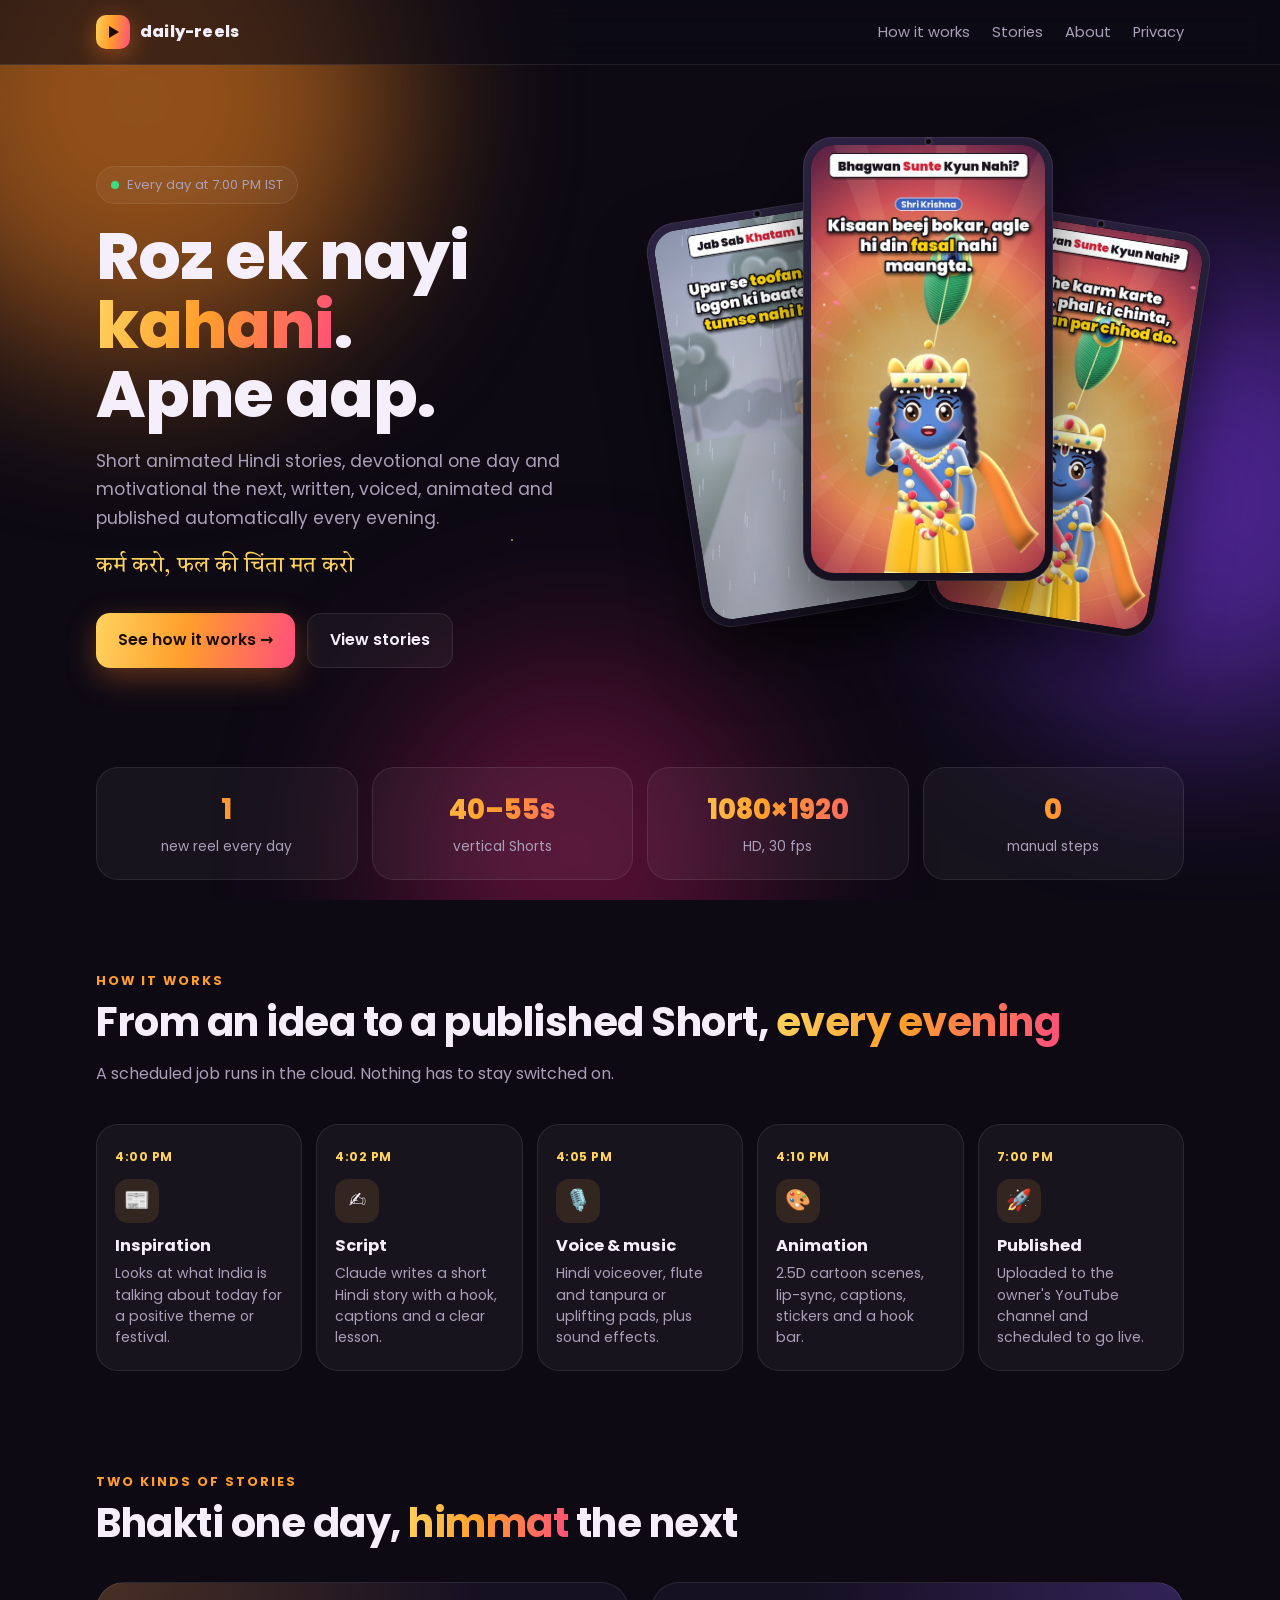
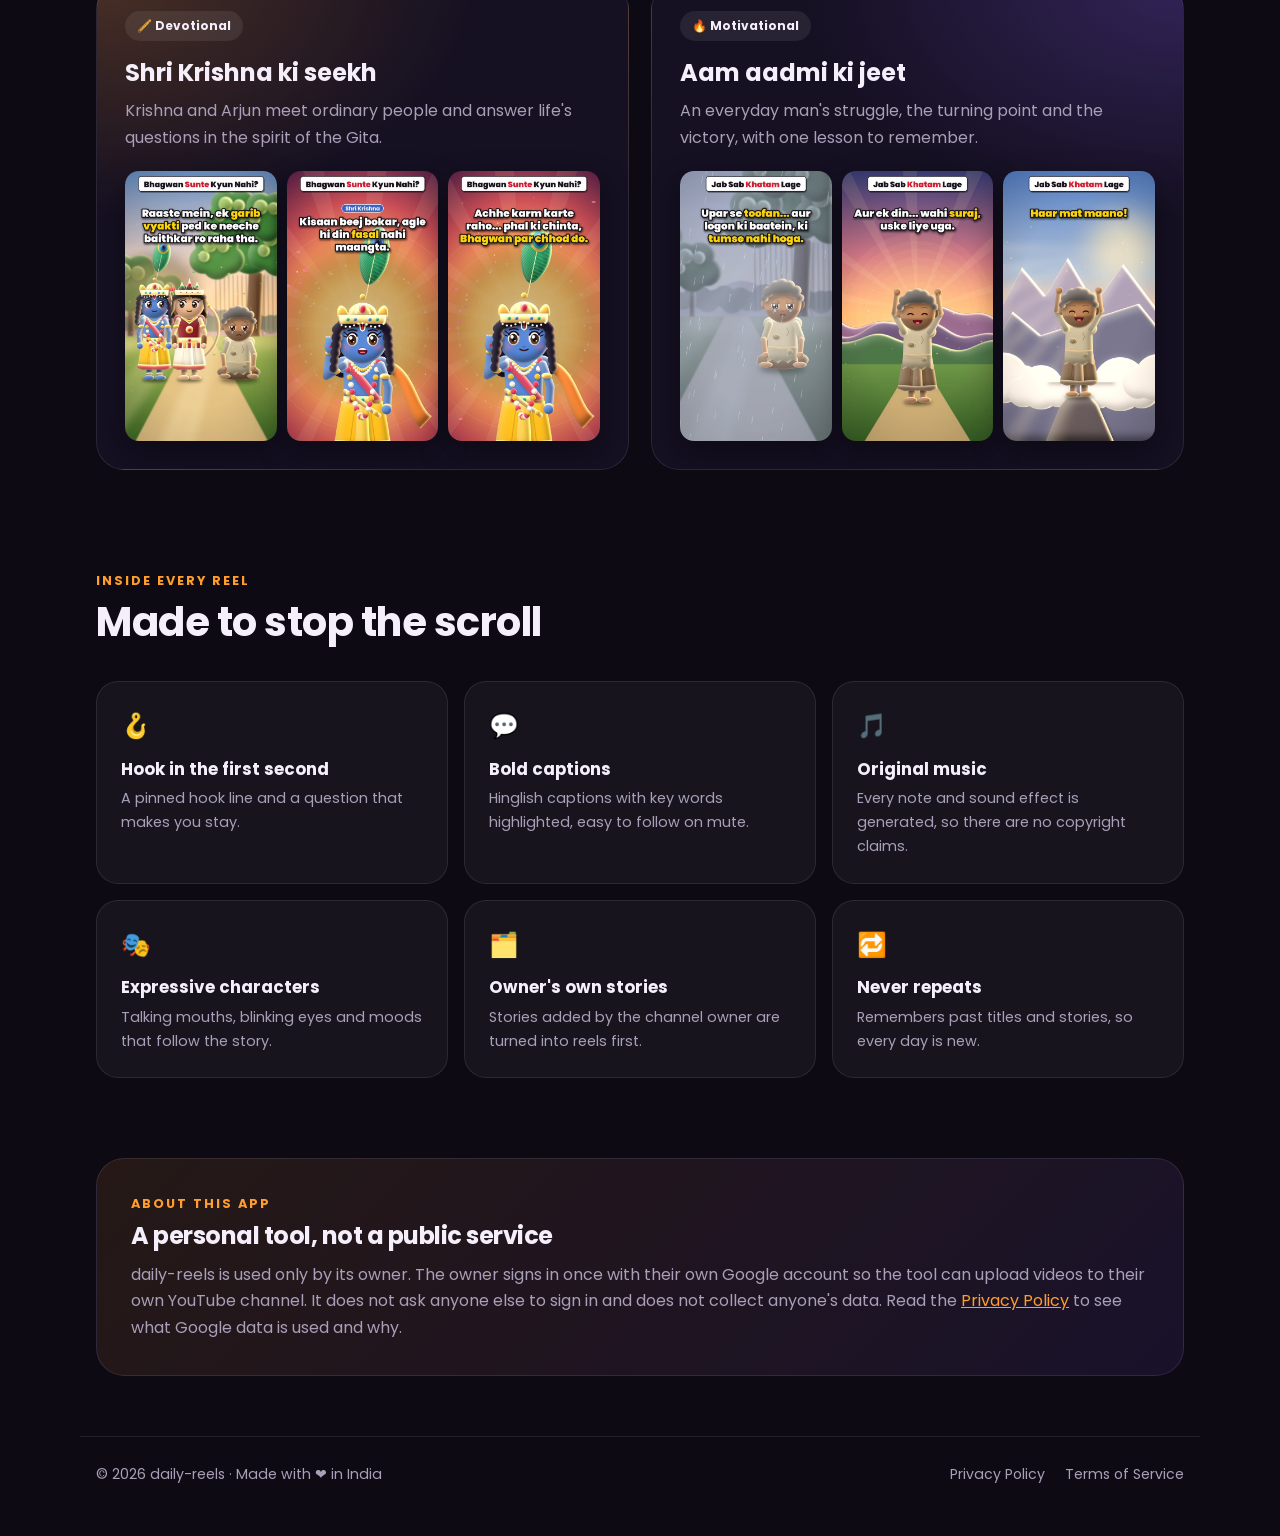
<file: index.html>
<!doctype html>
<html lang="en">
<head>
<meta charset="utf-8">
<meta name="viewport" content="width=device-width,initial-scale=1">
<title>daily-reels</title>
<meta name="description" content="daily-reels makes one short animated Hindi story video every day and uploads it to its owner's own YouTube channel.">
<link rel="preconnect" href="https://fonts.googleapis.com">
<link rel="preconnect" href="https://fonts.gstatic.com" crossorigin>
<link href="https://fonts.googleapis.com/css2?family=Poppins:wght@400;600;700;800&family=Tiro+Devanagari+Hindi&display=swap" rel="stylesheet">
<link rel="stylesheet" href="style.css?v=2">
<link rel="icon" href="data:image/svg+xml,<svg xmlns='http://www.w3.org/2000/svg' viewBox='0 0 32 32'><rect width='32' height='32' rx='9' fill='%23ff9e2c'/><path d='M12 9l12 7-12 7z' fill='%231b0d05'/></svg>">
</head>
<body>
<div class="glow"><i></i><i></i><i></i></div><div class="stars"></div>

<nav class="top"><div class="wrap">
  <a class="brand" href="#"><span class="logo"><svg viewBox="0 0 16 16"><path d="M4 2l10 6-10 6z" fill="#1b0d05"/></svg></span>daily-reels</a>
  <div class="links"><a href="#how">How it works</a><a href="#stories">Stories</a><a href="#about">About</a><a href="privacy.html">Privacy</a></div>
</div></nav>

<header class="hero"><div class="wrap">
  <div>
    <span class="pill"><b></b>Every day at 7:00 PM IST</span>
    <h1>Roz ek nayi <span class="gt">kahani</span>.<br>Apne aap.</h1>
    <p class="lead">Short animated Hindi stories, devotional one day and motivational the next, written, voiced, animated and published automatically every evening.</p>
    <p class="hi" style="font-size:1.35rem;color:var(--gold);margin:14px 0 0">कर्म करो, फल की चिंता मत करो</p>
    <div class="cta"><a class="btn main" href="#how">See how it works →</a><a class="btn ghost" href="#stories">View stories</a></div>
  </div>
  <div class="phones" aria-hidden="true">
    <div class="phone p1"><div class="scr" data-cycle><img class="on" src="img/motivational_0.jpg" alt=""><img src="img/motivational_1.jpg" alt=""><img src="img/motivational_2.jpg" alt=""></div></div>
    <div class="phone p2"><div class="scr" data-cycle><img class="on" src="img/devotional_1.jpg" alt=""><img src="img/devotional_0.jpg" alt=""><img src="img/devotional_2.jpg" alt=""></div></div>
    <div class="phone p3"><div class="scr" data-cycle><img class="on" src="img/devotional_2.jpg" alt=""><img src="img/motivational_2.jpg" alt=""><img src="img/devotional_0.jpg" alt=""></div></div>
  </div>
</div></header>

<div class="stats"><div class="wrap">
  <div class="stat rv"><strong class="gt">1</strong><span>new reel every day</span></div>
  <div class="stat rv"><strong class="gt">40–55s</strong><span>vertical Shorts</span></div>
  <div class="stat rv"><strong class="gt">1080×1920</strong><span>HD, 30 fps</span></div>
  <div class="stat rv"><strong class="gt">0</strong><span>manual steps</span></div>
</div></div>

<section class="block" id="how"><div class="wrap">
  <div class="eyebrow rv">How it works</div>
  <h2 class="rv">From an idea to a published Short, <span class="gt">every evening</span></h2>
  <p class="sub rv">A scheduled job runs in the cloud. Nothing has to stay switched on.</p>
  <div class="steps">
    <div class="step rv"><div class="t">4:00 PM</div><div class="ic">📰</div><h3>Inspiration</h3><p>Looks at what India is talking about today for a positive theme or festival.</p></div>
    <div class="step rv"><div class="t">4:02 PM</div><div class="ic">✍️</div><h3>Script</h3><p>Claude writes a short Hindi story with a hook, captions and a clear lesson.</p></div>
    <div class="step rv"><div class="t">4:05 PM</div><div class="ic">🎙️</div><h3>Voice & music</h3><p>Hindi voiceover, flute and tanpura or uplifting pads, plus sound effects.</p></div>
    <div class="step rv"><div class="t">4:10 PM</div><div class="ic">🎨</div><h3>Animation</h3><p>2.5D cartoon scenes, lip-sync, captions, stickers and a hook bar.</p></div>
    <div class="step rv"><div class="t">7:00 PM</div><div class="ic">🚀</div><h3>Published</h3><p>Uploaded to the owner's YouTube channel and scheduled to go live.</p></div>
  </div>
</div></section>

<section class="block" id="stories"><div class="wrap">
  <div class="eyebrow rv">Two kinds of stories</div>
  <h2 class="rv">Bhakti one day, <span class="gt">himmat</span> the next</h2>
  <div class="formats">
    <div class="fmt dev rv">
      <span class="tag">🪈 Devotional</span>
      <h3>Shri Krishna ki seekh</h3>
      <p>Krishna and Arjun meet ordinary people and answer life's questions in the spirit of the Gita.</p>
      <div class="strip"><img src="img/devotional_0.jpg" alt="Krishna and Arjun meet a devotee under a banyan tree" loading="lazy"><img src="img/devotional_1.jpg" alt="Shri Krishna speaking" loading="lazy"><img src="img/devotional_2.jpg" alt="Closing message, Radhe Radhe" loading="lazy"></div>
    </div>
    <div class="fmt mot rv">
      <span class="tag">🔥 Motivational</span>
      <h3>Aam aadmi ki jeet</h3>
      <p>An everyday man's struggle, the turning point and the victory, with one lesson to remember.</p>
      <div class="strip"><img src="img/motivational_0.jpg" alt="A man sitting alone in the rain" loading="lazy"><img src="img/motivational_1.jpg" alt="The man celebrating at sunrise" loading="lazy"><img src="img/motivational_2.jpg" alt="The man on a mountain top" loading="lazy"></div>
    </div>
  </div>
</div></section>

<section class="block"><div class="wrap">
  <div class="eyebrow rv">Inside every reel</div>
  <h2 class="rv">Made to stop the scroll</h2>
  <div class="feats">
    <div class="feat rv"><div class="ic">🪝</div><h3>Hook in the first second</h3><p>A pinned hook line and a question that makes you stay.</p></div>
    <div class="feat rv"><div class="ic">💬</div><h3>Bold captions</h3><p>Hinglish captions with key words highlighted, easy to follow on mute.</p></div>
    <div class="feat rv"><div class="ic">🎵</div><h3>Original music</h3><p>Every note and sound effect is generated, so there are no copyright claims.</p></div>
    <div class="feat rv"><div class="ic">🎭</div><h3>Expressive characters</h3><p>Talking mouths, blinking eyes and moods that follow the story.</p></div>
    <div class="feat rv"><div class="ic">🗂️</div><h3>Owner's own stories</h3><p>Stories added by the channel owner are turned into reels first.</p></div>
    <div class="feat rv"><div class="ic">🔁</div><h3>Never repeats</h3><p>Remembers past titles and stories, so every day is new.</p></div>
  </div>

  <div class="about rv" id="about">
    <div class="eyebrow">About this app</div>
    <h2>A personal tool, not a public service</h2>
    <p>daily-reels is used only by its owner. The owner signs in once with their own Google account so the tool can upload videos to their own YouTube channel. It does not ask anyone else to sign in and does not collect anyone's data. Read the <a href="privacy.html" style="color:var(--saffron)">Privacy Policy</a> to see what Google data is used and why.</p>
  </div>
</div></section>

<footer><div class="wrap">
  <span>© 2026 daily-reels · Made with ❤️ in India</span>
  <nav><a href="privacy.html">Privacy Policy</a><a href="terms.html">Terms of Service</a></nav>
</div></footer>

<script>
  document.querySelectorAll('[data-cycle]').forEach(function (box, n) {
    var imgs = box.querySelectorAll('img'), i = 0;
    setTimeout(function () {
      setInterval(function () { imgs[i].classList.remove('on'); i = (i + 1) % imgs.length; imgs[i].classList.add('on'); }, 3200);
    }, n * 900);
  });
  var io = 'IntersectionObserver' in window ? new IntersectionObserver(function (es) {
    es.forEach(function (e) { if (e.isIntersecting) { e.target.classList.add('in'); io.unobserve(e.target); } });
  }, { threshold: .12 }) : null;
  document.querySelectorAll('.rv').forEach(function (el, k) {
    el.style.transitionDelay = (k % 6) * 70 + 'ms';
    if (io) io.observe(el); else el.classList.add('in');
  });
</script>
</body>
</html>
</file>
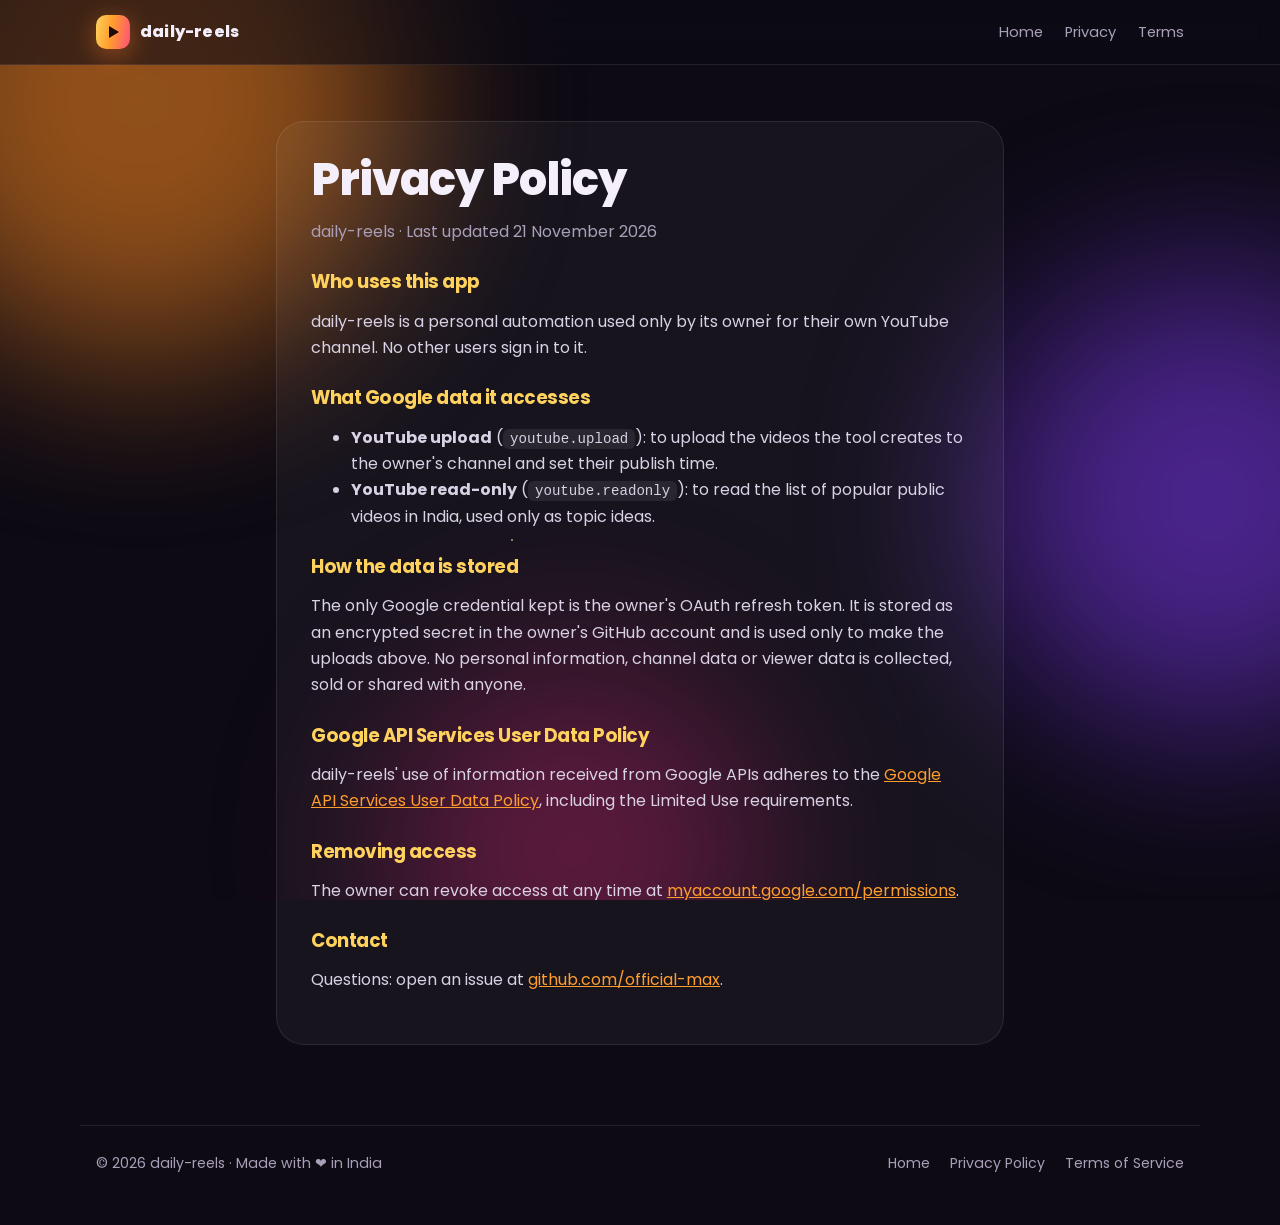
<file: privacy.html>
<!doctype html><html lang="en"><head><meta charset="utf-8"><meta name="viewport" content="width=device-width,initial-scale=1">
<title>Privacy Policy</title>
<link rel="preconnect" href="https://fonts.googleapis.com"><link rel="preconnect" href="https://fonts.gstatic.com" crossorigin>
<link href="https://fonts.googleapis.com/css2?family=Poppins:wght@400;600;700;800&display=swap" rel="stylesheet">
<link rel="stylesheet" href="style.css?v=2">
<link rel="icon" href="data:image/svg+xml,<svg xmlns='http://www.w3.org/2000/svg' viewBox='0 0 32 32'><rect width='32' height='32' rx='9' fill='%23ff9e2c'/><path d='M12 9l12 7-12 7z' fill='%231b0d05'/></svg>">
</head><body>
<div class="glow"><i></i><i></i><i></i></div><div class="stars"></div>
<nav class="top"><div class="wrap">
  <a class="brand" href="index.html"><span class="logo"><svg viewBox="0 0 16 16"><path d="M4 2l10 6-10 6z" fill="#1b0d05"/></svg></span>daily-reels</a>
  <div class="links"><a href="index.html">Home</a><a href="privacy.html">Privacy</a><a href="terms.html">Terms</a></div>
</div></nav>
<main class="legal"><div class="card">
<h1>Privacy Policy</h1>
<p class="muted">daily-reels · Last updated 21 November 2026</p>
<h2>Who uses this app</h2>
<p>daily-reels is a personal automation used only by its owner for their own YouTube channel. No other users sign in to it.</p>
<h2>What Google data it accesses</h2>
<ul>
<li><b>YouTube upload</b> (<code>youtube.upload</code>): to upload the videos the tool creates to the owner's channel and set their publish time.</li>
<li><b>YouTube read-only</b> (<code>youtube.readonly</code>): to read the list of popular public videos in India, used only as topic ideas.</li>
</ul>
<h2>How the data is stored</h2>
<p>The only Google credential kept is the owner's OAuth refresh token. It is stored as an encrypted secret in the owner's GitHub account and is used only to make the uploads above. No personal information, channel data or viewer data is collected, sold or shared with anyone.</p>
<h2>Google API Services User Data Policy</h2>
<p>daily-reels' use of information received from Google APIs adheres to the <a href="https://developers.google.com/terms/api-services-user-data-policy">Google API Services User Data Policy</a>, including the Limited Use requirements.</p>
<h2>Removing access</h2>
<p>The owner can revoke access at any time at <a href="https://myaccount.google.com/permissions">myaccount.google.com/permissions</a>.</p>
<h2>Contact</h2>
<p>Questions: open an issue at <a href="https://github.com/official-max">github.com/official-max</a>.</p>
</div></main>
<footer><div class="wrap"><span>© 2026 daily-reels · Made with ❤️ in India</span>
<nav><a href="index.html">Home</a><a href="privacy.html">Privacy Policy</a><a href="terms.html">Terms of Service</a></nav></div></footer>
</body></html>
</file>
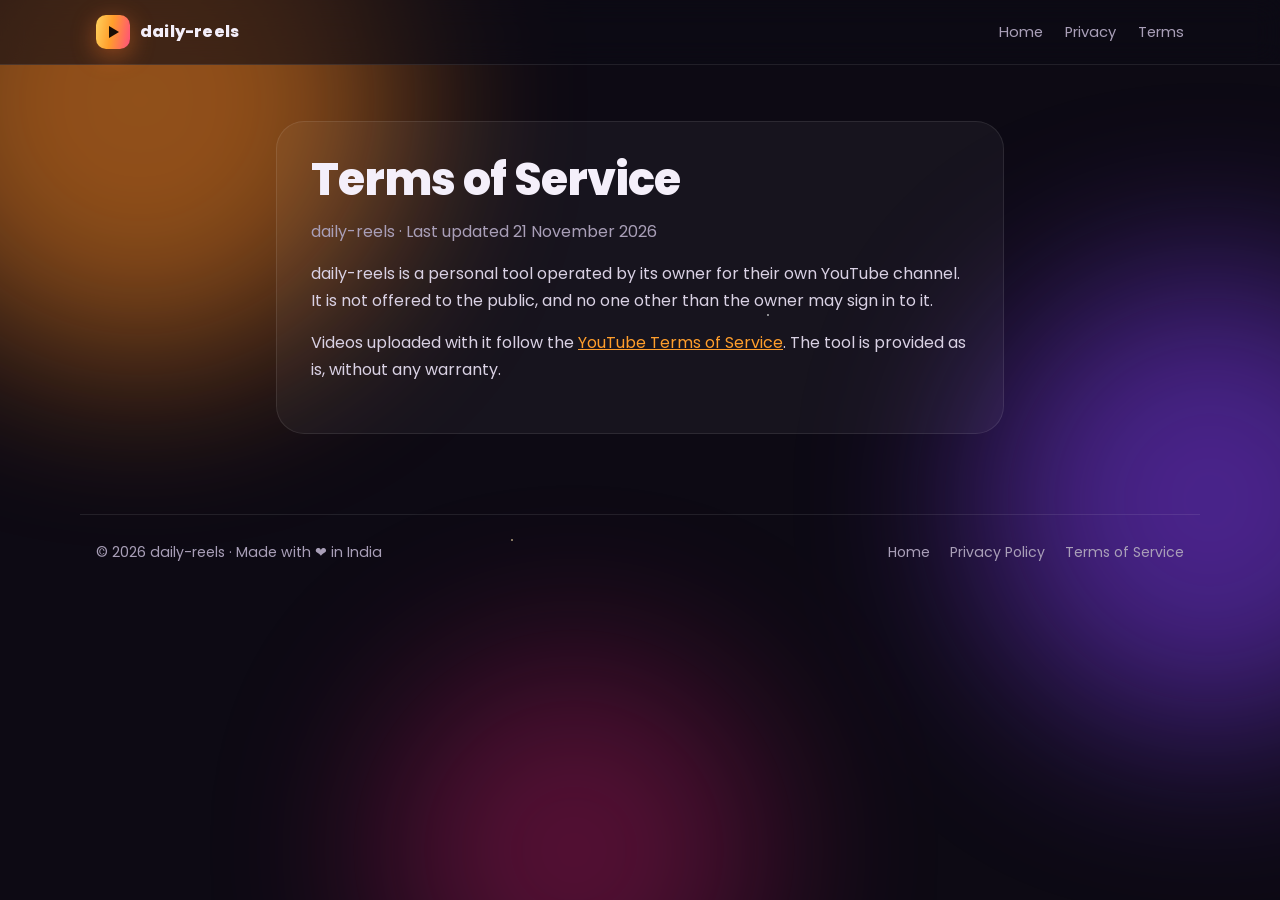
<file: terms.html>
<!doctype html><html lang="en"><head><meta charset="utf-8"><meta name="viewport" content="width=device-width,initial-scale=1">
<title>Terms of Service</title>
<link rel="preconnect" href="https://fonts.googleapis.com"><link rel="preconnect" href="https://fonts.gstatic.com" crossorigin>
<link href="https://fonts.googleapis.com/css2?family=Poppins:wght@400;600;700;800&display=swap" rel="stylesheet">
<link rel="stylesheet" href="style.css?v=2">
<link rel="icon" href="data:image/svg+xml,<svg xmlns='http://www.w3.org/2000/svg' viewBox='0 0 32 32'><rect width='32' height='32' rx='9' fill='%23ff9e2c'/><path d='M12 9l12 7-12 7z' fill='%231b0d05'/></svg>">
</head><body>
<div class="glow"><i></i><i></i><i></i></div><div class="stars"></div>
<nav class="top"><div class="wrap">
  <a class="brand" href="index.html"><span class="logo"><svg viewBox="0 0 16 16"><path d="M4 2l10 6-10 6z" fill="#1b0d05"/></svg></span>daily-reels</a>
  <div class="links"><a href="index.html">Home</a><a href="privacy.html">Privacy</a><a href="terms.html">Terms</a></div>
</div></nav>
<main class="legal"><div class="card">
<h1>Terms of Service</h1>
<p class="muted">daily-reels · Last updated 21 November 2026</p>
<p>daily-reels is a personal tool operated by its owner for their own YouTube channel. It is not offered to the public, and no one other than the owner may sign in to it.</p>
<p>Videos uploaded with it follow the <a href="https://www.youtube.com/t/terms">YouTube Terms of Service</a>. The tool is provided as is, without any warranty.</p>
</div></main>
<footer><div class="wrap"><span>© 2026 daily-reels · Made with ❤️ in India</span>
<nav><a href="index.html">Home</a><a href="privacy.html">Privacy Policy</a><a href="terms.html">Terms of Service</a></nav></div></footer>
</body></html>
</file>
<file: style.css>
:root{
  --bg:#0d0a14; --bg2:#151022; --card:rgba(255,255,255,.045); --line:rgba(255,255,255,.09);
  --fg:#f4effa; --muted:#a99fb8; --saffron:#ff9e2c; --gold:#ffd25e; --rose:#ff4f7b; --violet:#8b5cf6;
  --grad:linear-gradient(100deg,var(--gold),var(--saffron) 45%,var(--rose));
  --radius:22px;
}
*{box-sizing:border-box}
html{scroll-behavior:smooth}
body{margin:0;background:var(--bg);color:var(--fg);font:16px/1.65 "Poppins",system-ui,-apple-system,Segoe UI,Roboto,sans-serif;overflow-x:hidden}
img{max-width:100%;display:block}
a{color:inherit}
.wrap{max-width:1120px;margin:0 auto;padding:0 16px}

/* ambient glow */
.glow{position:fixed;inset:0;pointer-events:none;z-index:-1;overflow:hidden}
.glow i{position:absolute;border-radius:50%;filter:blur(90px);opacity:.55;animation:drift 18s ease-in-out infinite alternate}
.glow i:nth-child(1){width:520px;height:520px;background:#ff8a1f;top:-160px;left:-120px}
.glow i:nth-child(2){width:460px;height:460px;background:#7c3aed;top:30%;right:-160px;animation-delay:-6s}
.glow i:nth-child(3){width:380px;height:380px;background:#e11d74;bottom:-140px;left:30%;animation-delay:-11s;opacity:.35}
@keyframes drift{to{transform:translate(60px,40px) scale(1.12)}}
.stars{position:fixed;inset:0;z-index:-1;pointer-events:none;opacity:.5;
  background-image:radial-gradient(1px 1px at 12% 18%,#fff 50%,transparent 51%),radial-gradient(1px 1px at 72% 12%,#fff 50%,transparent 51%),
  radial-gradient(1.5px 1.5px at 40% 60%,#ffe7b0 50%,transparent 51%),radial-gradient(1px 1px at 88% 70%,#fff 50%,transparent 51%),
  radial-gradient(1px 1px at 22% 85%,#fff 50%,transparent 51%),radial-gradient(1.5px 1.5px at 60% 35%,#fff 50%,transparent 51%)}

/* nav */
nav.top{position:sticky;top:0;z-index:20;backdrop-filter:blur(14px);-webkit-backdrop-filter:blur(14px);background:rgba(13,10,20,.6);border-bottom:1px solid var(--line)}
nav.top .wrap{display:flex;align-items:center;justify-content:space-between;height:64px}
.brand{display:flex;align-items:center;gap:10px;font-weight:800;letter-spacing:.2px;text-decoration:none}
.logo{width:34px;height:34px;border-radius:10px;background:var(--grad);display:grid;place-items:center;box-shadow:0 6px 24px rgba(255,120,40,.45)}
.logo svg{width:16px;height:16px}
nav.top .links{display:flex;gap:22px;font-size:.92rem;color:var(--muted)}
nav.top .links a{text-decoration:none;transition:color .2s} nav.top .links a:hover{color:var(--fg)}

/* hero */
.hero{padding:72px 0 40px}
.hero .wrap{display:grid;grid-template-columns:1.05fr 1fr;gap:40px;align-items:center}
.pill{display:inline-flex;align-items:center;gap:8px;padding:7px 14px;border-radius:999px;background:var(--card);border:1px solid var(--line);font-size:.82rem;color:var(--muted)}
.pill b{width:8px;height:8px;border-radius:50%;background:#3ddc84;box-shadow:0 0 0 0 rgba(61,220,132,.7);animation:ping 1.8s infinite}
@keyframes ping{70%{box-shadow:0 0 0 10px rgba(61,220,132,0)}100%{box-shadow:0 0 0 0 rgba(61,220,132,0)}}
h1{font-size:clamp(2.3rem,5.4vw,4.1rem);line-height:1.05;margin:18px 0 18px;font-weight:800;letter-spacing:-1px}
.gt{background:var(--grad);-webkit-background-clip:text;background-clip:text;color:transparent}
.hi{font-family:"Tiro Devanagari Hindi",serif;font-weight:400;letter-spacing:0}
.lead{font-size:1.08rem;color:var(--muted);max-width:520px}
.cta{display:flex;flex-wrap:wrap;gap:12px;margin-top:28px}
.btn{display:inline-flex;align-items:center;gap:8px;padding:13px 22px;border-radius:14px;font-weight:600;text-decoration:none;transition:transform .2s,box-shadow .2s}
.btn.main{background:var(--grad);color:#1b0d05;box-shadow:0 10px 30px rgba(255,120,40,.35)}
.btn.ghost{border:1px solid var(--line);background:var(--card)}
.btn:hover{transform:translateY(-2px)}

/* phones */
.phones{position:relative;height:560px}
.phone{position:absolute;width:230px;aspect-ratio:9/16;border-radius:30px;padding:8px;background:linear-gradient(160deg,#2b2340,#120e1c);
  box-shadow:0 30px 60px rgba(0,0,0,.55),inset 0 0 0 1px rgba(255,255,255,.08);animation:float 6s ease-in-out infinite}
.phone .scr{position:relative;width:100%;height:100%;border-radius:23px;overflow:hidden;background:#000}
.phone .scr img{position:absolute;inset:0;width:100%;height:100%;object-fit:cover;opacity:0;transition:opacity 1s ease}
.phone .scr img.on{opacity:1}
.phone::before{content:"";position:absolute;top:2px;left:50%;width:5px;height:5px;margin-left:-2.5px;z-index:3;border-radius:50%;background:#0a0a0a;box-shadow:0 0 0 2px rgba(255,255,255,.08)}
.phone.p1{left:0;top:70px;transform:rotate(-9deg);animation-delay:-2s}
.phone.p2{left:50%;margin-left:-125px;top:0;width:250px;z-index:2}
.phone.p3{right:0;top:80px;transform:rotate(9deg);animation-delay:-4s}
@keyframes float{50%{translate:0 -14px}}

/* stats */
.stats{margin:30px 0 10px}
.stats .wrap{display:grid;grid-template-columns:repeat(4,1fr);gap:14px}
.stat{padding:20px;border-radius:var(--radius);background:var(--card);border:1px solid var(--line);text-align:center}
.stat strong{display:block;font-size:1.7rem;font-weight:800}
.stat span{color:var(--muted);font-size:.86rem}

/* sections */
section.block{padding:80px 0 20px}
.eyebrow{color:var(--saffron);font-weight:700;font-size:.8rem;letter-spacing:2px;text-transform:uppercase}
h2{font-size:clamp(1.7rem,3.4vw,2.5rem);line-height:1.15;margin:8px 0 12px;letter-spacing:-.5px}
.sub{color:var(--muted);max-width:620px}

/* timeline */
.steps{display:grid;grid-template-columns:repeat(5,1fr);gap:14px;margin-top:36px;position:relative}
.step{padding:22px 18px;border-radius:var(--radius);background:var(--card);border:1px solid var(--line);position:relative;transition:transform .25s,border-color .25s}
.step:hover{transform:translateY(-4px);border-color:rgba(255,158,44,.5)}
.step .t{font-size:.75rem;font-weight:700;color:var(--gold);letter-spacing:.5px}
.step .ic{width:44px;height:44px;border-radius:13px;display:grid;place-items:center;margin:12px 0 10px;background:rgba(255,158,44,.12);font-size:1.3rem}
.step h3{margin:0 0 4px;font-size:1.02rem}
.step p{margin:0;color:var(--muted);font-size:.88rem;line-height:1.5}

/* formats */
.formats{display:grid;grid-template-columns:1fr 1fr;gap:22px;margin-top:36px}
.fmt{border-radius:28px;padding:28px;border:1px solid var(--line);overflow:hidden;position:relative}
.fmt.dev{background:radial-gradient(120% 80% at 0% 0%,rgba(255,158,44,.22),transparent 60%),var(--bg2)}
.fmt.mot{background:radial-gradient(120% 80% at 100% 0%,rgba(139,92,246,.25),transparent 60%),var(--bg2)}
.fmt .tag{display:inline-block;padding:5px 12px;border-radius:999px;font-size:.75rem;font-weight:700;background:rgba(255,255,255,.08)}
.fmt h3{font-size:1.5rem;margin:12px 0 6px}
.fmt p{color:var(--muted);margin:0 0 20px}
.strip{display:grid;grid-template-columns:repeat(3,1fr);gap:10px}
.strip img{border-radius:14px;aspect-ratio:9/16;object-fit:cover;box-shadow:0 12px 30px rgba(0,0,0,.4);transition:transform .3s}
.strip img:hover{transform:scale(1.04) rotate(-1deg)}

/* features */
.feats{display:grid;grid-template-columns:repeat(3,1fr);gap:16px;margin-top:36px}
.feat{padding:24px;border-radius:var(--radius);background:var(--card);border:1px solid var(--line)}
.feat .ic{font-size:1.5rem}
.feat h3{margin:10px 0 4px;font-size:1.05rem}
.feat p{margin:0;color:var(--muted);font-size:.9rem}

/* about + footer */
.about{margin:80px auto 0;padding:34px;border-radius:28px;border:1px solid var(--line);background:linear-gradient(135deg,rgba(255,158,44,.1),rgba(139,92,246,.1))}
.about h2{font-size:1.5rem}
.about p{color:var(--muted);margin:6px 0 0}
footer{padding:40px 0 50px;color:var(--muted);font-size:.88rem}
footer .wrap{display:flex;flex-wrap:wrap;justify-content:space-between;gap:16px;border-top:1px solid var(--line);padding-top:26px}
footer nav{display:flex;gap:20px} footer a{text-decoration:none} footer a:hover{color:var(--fg)}

/* reveal on scroll */
.rv{opacity:0;transform:translateY(24px);transition:opacity .8s ease,transform .8s ease}
.rv.in{opacity:1;transform:none}

/* legal pages */
.legal{max-width:760px;margin:0 auto;padding:56px 16px 40px}
.legal .card{padding:34px;border-radius:28px;background:var(--card);border:1px solid var(--line)}
.legal h1{font-size:clamp(2rem,4.5vw,2.8rem);margin:0 0 6px}
.legal h2{font-size:1.15rem;margin:26px 0 6px;color:var(--gold)}
.legal p,.legal li{color:#d9d1e4}
.legal .muted{color:var(--muted)}
.legal code{background:rgba(255,255,255,.08);padding:2px 7px;border-radius:6px;font-size:.88em}
.legal a{color:var(--saffron)}

@media (max-width:900px){
  .hero .wrap{grid-template-columns:1fr;text-align:center}
  .lead{margin:0 auto} .cta{justify-content:center}
  .phones{height:470px;max-width:420px;margin:0 auto;width:100%}
  .phone{width:180px} .phone.p2{width:200px;margin-left:-100px}
  .steps{grid-template-columns:1fr 1fr} .formats,.feats{grid-template-columns:1fr}
  .stats .wrap{grid-template-columns:1fr 1fr}
  nav.top .links{display:none}
}
@media (max-width:420px){
  .phone{width:140px} .phone.p2{width:165px;margin-left:-82px} .phones{height:340px}
  .steps{grid-template-columns:1fr}
}
@media (prefers-reduced-motion:reduce){*{animation:none!important;transition:none!important}.rv{opacity:1;transform:none}}
</file>
